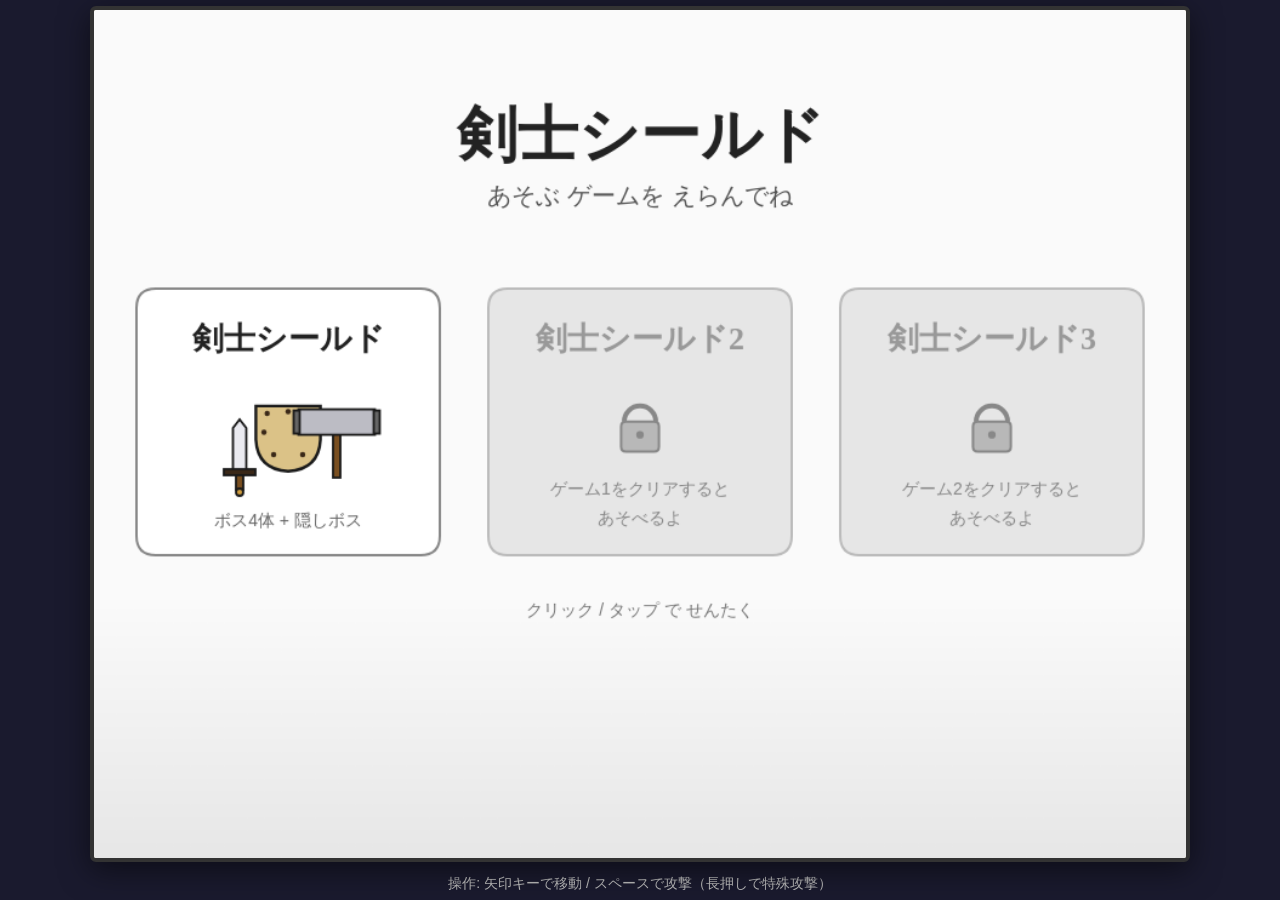
<file: index.html>
<!DOCTYPE html>
<html lang="ja">
<head>
  <meta charset="UTF-8">
  <meta name="viewport" content="width=device-width, initial-scale=1, maximum-scale=1, user-scalable=no, viewport-fit=cover">
  <title>剣士シールド</title>
  <link rel="stylesheet" href="style.css">
</head>
<body>
  <div id="wrap">
    <canvas id="game" width="900" height="700"></canvas>

    <!-- タッチデバイス用ソフトボタン（戦闘中のみ JS で表示）。
         移動は左下のバーチャルスティック（中心からの指の角度で操作）。 -->
    <div id="touch-controls">
      <div class="joystick" id="joystick">
        <div class="joystick-knob" id="joystick-knob"></div>
      </div>
      <div class="actions">
        <button class="tc-btn tc-item" id="btn-item-cycle" aria-label="アイテム切替">切替</button>
        <button class="tc-btn tc-item" id="btn-item-use"   aria-label="アイテム使用">毒</button>
        <button class="tc-btn tc-attack" id="btn-attack"   aria-label="攻撃">攻撃</button>
      </div>
    </div>
  </div>
  <div id="hint">操作: 矢印キーで移動 / スペースで攻撃（長押しで特殊攻撃）</div>
  <script src="game.js"></script>
</body>
</html>
</file>
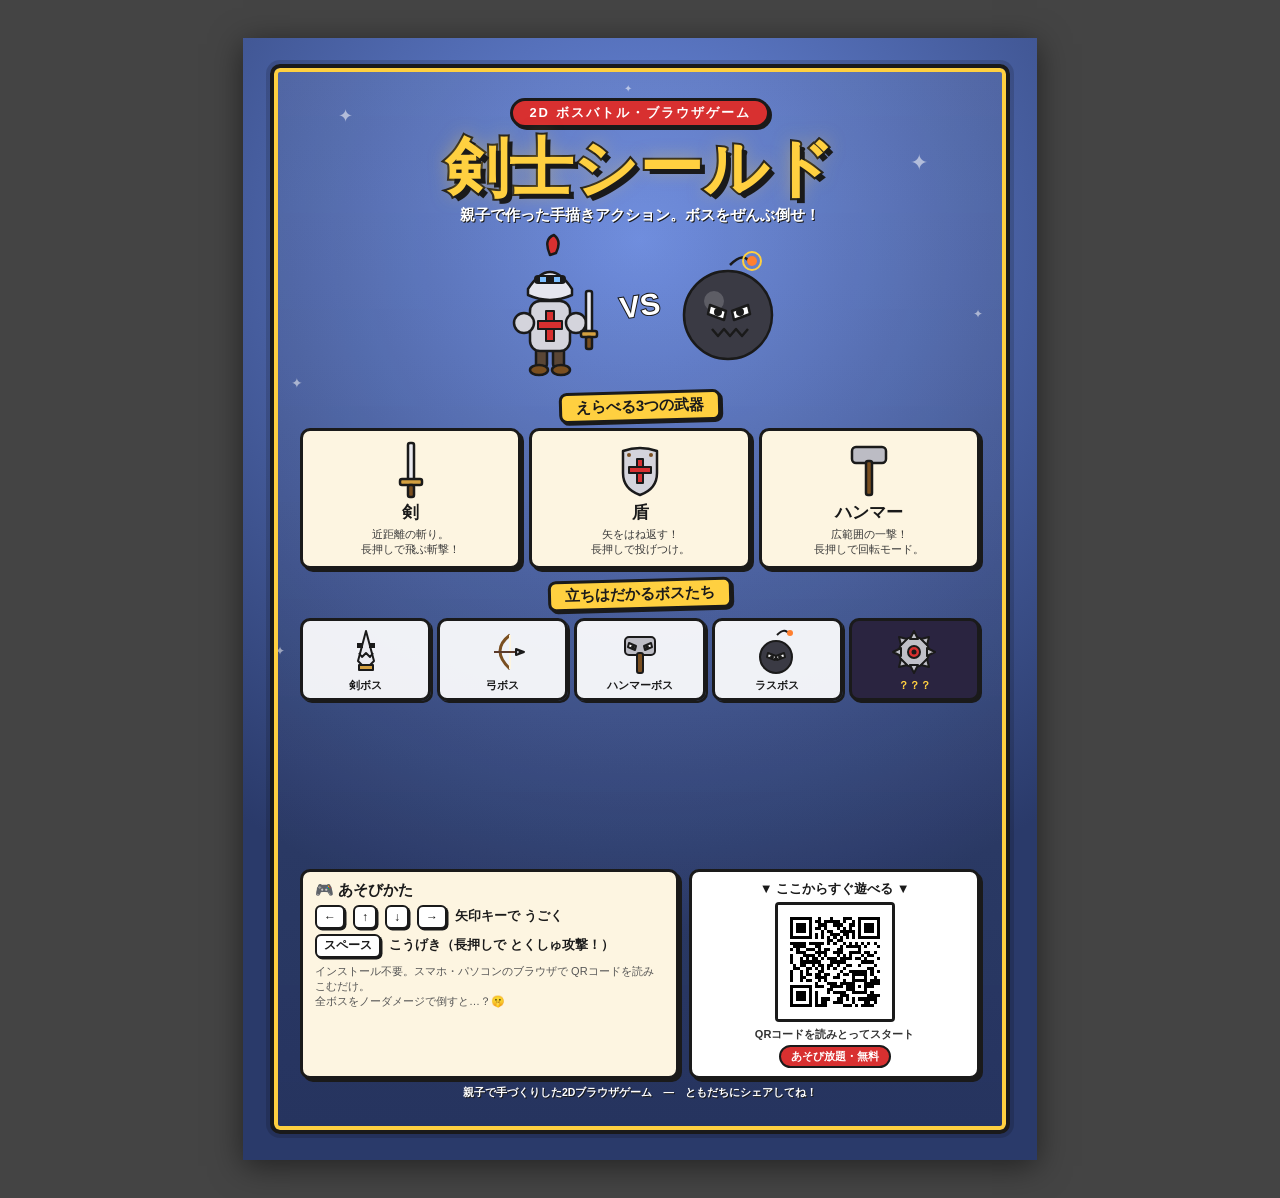
<file: flyer.html>
<!DOCTYPE html>
<html lang="ja">
<head>
<meta charset="UTF-8">
<title>剣士シールド — チラシ</title>
<style>
  /* ===== A4印刷設定 ===== */
  @page { size: A4 portrait; margin: 0; }

  :root{
    --ink:#1a1a1a;        /* 太い黒の輪郭 */
    --cream:#fdf5e1;      /* クリームの塗り */
    --silver:#d4d4dc;     /* シルバー */
    --red:#d83030;        /* 赤十字・ハート */
    --gold:#ffd040;       /* ゴールド */
    --blue:#7ec0ff;       /* 反射ブルー */
    --paper:#fff8e6;
    --sky1:#2a3a6a;
    --sky2:#5a7ad0;
  }

  *{ box-sizing:border-box; margin:0; padding:0; }

  html,body{
    background:#444;
    font-family:"Hiragino Maru Gothic ProN","Hiragino Sans","Yu Gothic",sans-serif;
    color:var(--ink);
    -webkit-print-color-adjust:exact;
    print-color-adjust:exact;
  }

  /* A4ページ本体 */
  .page{
    width:210mm;
    height:297mm;
    margin:10mm auto;
    position:relative;
    overflow:hidden;
    background:
      radial-gradient(circle at 50% 18%, #6a8ae0 0%, var(--sky1) 70%);
    box-shadow:0 6px 30px rgba(0,0,0,.5);
  }

  /* 印刷時は影や外側余白を消す。高さをA4より僅かに小さくして
     端数のはみ出しによる空白2ページ目を防ぐ */
  @media print{
    html,body{ background:#fff; width:210mm; height:auto; }
    .page{
      margin:0 !important;
      width:210mm;
      height:296mm;     /* 297mmちょうどだと端数で溢れるため少し縮める */
      box-shadow:none;
      page-break-after:avoid;
      page-break-inside:avoid;
      overflow:hidden;
    }
  }

  /* 背景の星 */
  .stars{ position:absolute; inset:0; pointer-events:none; }
  .star{ position:absolute; color:#fff; opacity:.55; }

  /* 太枠 */
  .frame{
    position:absolute; inset:7mm;
    border:4px solid var(--ink);
    border-radius:10px;
    box-shadow:inset 0 0 0 4px var(--gold), 0 0 0 4px rgba(0,0,0,.15);
    padding:8mm 7mm;
    background:linear-gradient(180deg, rgba(255,255,255,.06), rgba(0,0,0,.10));
    display:flex; flex-direction:column;
  }

  /* ===== タイトル ===== */
  .title{ text-align:center; position:relative; }
  .title .ribbon{
    display:inline-block;
    background:var(--red);
    color:#fff;
    font-weight:800;
    letter-spacing:2px;
    font-size:13px;
    padding:3px 16px;
    border:3px solid var(--ink);
    border-radius:20px;
    box-shadow:2px 2px 0 var(--ink);
  }
  .title h1{
    font-size:64px;
    line-height:1;
    margin-top:8px;
    color:var(--gold);
    -webkit-text-stroke:4px var(--ink);
    paint-order:stroke fill;
    text-shadow:5px 5px 0 var(--ink), 0 0 18px rgba(255,208,64,.5);
    font-weight:900;
  }
  .title .sub{
    margin-top:6px;
    color:#fff;
    font-weight:700;
    font-size:15px;
    text-shadow:1px 1px 0 var(--ink);
  }

  /* ===== ヒーロー＋ボス段 ===== */
  .hero-row{
    display:flex; align-items:center; justify-content:center;
    gap:10px; margin-top:6px;
  }
  .hero-row svg{ display:block; }
  .vs{
    color:#fff; font-weight:900; font-size:30px;
    -webkit-text-stroke:2px var(--ink); paint-order:stroke fill;
    transform:rotate(-8deg);
  }

  /* 見出しバッジ */
  .badge{
    display:inline-block;
    background:var(--gold);
    border:3px solid var(--ink);
    border-radius:8px;
    padding:3px 14px;
    font-weight:800;
    font-size:15px;
    box-shadow:2px 2px 0 var(--ink);
    transform:rotate(-1.5deg);
  }
  .section-head{ text-align:center; margin:10px 0 6px; }

  /* ===== 武器カード ===== */
  .cards{ display:flex; gap:8px; justify-content:center; }
  .card{
    flex:1;
    background:var(--cream);
    border:3px solid var(--ink);
    border-radius:10px;
    box-shadow:3px 3px 0 var(--ink);
    padding:8px 6px 9px;
    text-align:center;
  }
  .card svg{ display:block; margin:0 auto; }
  .card .wname{ font-weight:800; font-size:17px; margin-top:2px; }
  .card .wdesc{ font-size:11px; color:#3a3a3a; margin-top:3px; line-height:1.35; }

  /* ===== ボスギャラリー ===== */
  .bosses{ display:flex; gap:6px; justify-content:center; margin-top:2px; }
  .boss{
    flex:1;
    background:rgba(255,255,255,.92);
    border:3px solid var(--ink);
    border-radius:10px;
    padding:6px 2px 5px;
    text-align:center;
    box-shadow:2px 2px 0 var(--ink);
  }
  .boss svg{ display:block; margin:0 auto; }
  .boss .bn{ font-size:11px; font-weight:800; margin-top:1px; }
  .boss.secret{ background:#2a2440; }
  .boss.secret .bn{ color:var(--gold); }

  /* ===== 下段: あそびかた + QR ===== */
  .bottom{
    margin-top:auto;
    display:flex; gap:10px; align-items:stretch;
  }
  .howto{
    flex:1.3;
    background:var(--cream);
    border:3px solid var(--ink);
    border-radius:10px;
    box-shadow:3px 3px 0 var(--ink);
    padding:9px 12px;
  }
  .howto h3{ font-size:15px; margin-bottom:5px; }
  .howto .keyline{ display:flex; align-items:center; gap:8px; margin:5px 0; font-size:12.5px; font-weight:600; }
  .key{
    display:inline-flex; align-items:center; justify-content:center;
    min-width:24px; height:24px; padding:0 7px;
    background:#fff; border:2.5px solid var(--ink); border-radius:6px;
    box-shadow:1.5px 1.5px 0 var(--ink); font-weight:800; font-size:12px;
  }
  .howto .note{ font-size:11px; color:#555; margin-top:6px; line-height:1.4; }

  .qrbox{
    flex:1;
    background:#fff;
    border:3px solid var(--ink);
    border-radius:10px;
    box-shadow:3px 3px 0 var(--ink);
    padding:8px;
    text-align:center;
    display:flex; flex-direction:column; align-items:center; justify-content:center;
  }
  .qrbox .qlabel{ font-weight:800; font-size:13px; margin-bottom:4px; }
  .qrbox img{
    width:120px; height:120px;
    image-rendering:pixelated;
    border:3px solid var(--ink); border-radius:4px;
    background:#fff;
  }
  .qrbox .play{
    margin-top:5px; font-size:11px; font-weight:700; color:#333;
  }
  .qrbox .free{
    margin-top:3px; display:inline-block;
    background:var(--red); color:#fff; font-weight:800; font-size:11px;
    padding:2px 10px; border-radius:12px; border:2px solid var(--ink);
  }

  .footer{
    text-align:center; color:#fff; font-size:10.5px; margin-top:7px;
    text-shadow:1px 1px 0 var(--ink); font-weight:600;
  }
</style>
</head>
<body>
<div class="page">

  <!-- 背景の星 -->
  <div class="stars">
    <div class="star" style="top:6%;left:12%;font-size:18px">✦</div>
    <div class="star" style="top:10%;left:84%;font-size:22px">✦</div>
    <div class="star" style="top:30%;left:6%;font-size:14px">✦</div>
    <div class="star" style="top:24%;left:92%;font-size:12px">✦</div>
    <div class="star" style="top:46%;left:90%;font-size:16px">✦</div>
    <div class="star" style="top:54%;left:4%;font-size:12px">✦</div>
    <div class="star" style="top:4%;left:48%;font-size:10px">✦</div>
  </div>

  <div class="frame">

    <!-- タイトル -->
    <div class="title">
      <span class="ribbon">2D ボスバトル・ブラウザゲーム</span>
      <h1>剣士シールド</h1>
      <div class="sub">親子で作った手描きアクション。ボスをぜんぶ倒せ！</div>
    </div>

    <!-- ヒーロー vs ボス -->
    <div class="hero-row">
      <!-- 主人公（西洋騎士） -->
      <svg width="120" height="150" viewBox="0 0 120 150" aria-label="主人公">
        <g stroke="#1a1a1a" stroke-width="2.5" stroke-linejoin="round">
          <!-- 脚 -->
          <rect x="46" y="116" width="11" height="20" rx="3" fill="#5a4636"/>
          <rect x="63" y="116" width="11" height="20" rx="3" fill="#5a4636"/>
          <ellipse cx="49" cy="139" rx="9" ry="5" fill="#7a4f20"/>
          <ellipse cx="71" cy="139" rx="9" ry="5" fill="#7a4f20"/>
          <!-- 胴（胸当て） -->
          <rect x="40" y="70" width="40" height="50" rx="10" fill="#d4d4dc"/>
          <!-- 赤十字 -->
          <rect x="56" y="80" width="8" height="30" fill="#d83030" stroke-width="2"/>
          <rect x="48" y="90" width="24" height="8" fill="#d83030" stroke-width="2"/>
          <!-- 手 -->
          <circle cx="34" cy="92" r="10" fill="#d4d4dc"/>
          <circle cx="86" cy="92" r="10" fill="#d4d4dc"/>
          <!-- 兜 -->
          <path d="M38 58 q22 -34 44 0 v6 q-22 10 -44 0 z" fill="#e6e6ee"/>
          <!-- スリットと目 -->
          <rect x="44" y="44" width="32" height="9" rx="4" fill="#1a1a1a" stroke="none"/>
          <rect x="50" y="46" width="6" height="5" fill="#7ec0ff" stroke="none"/>
          <rect x="64" y="46" width="6" height="5" fill="#7ec0ff" stroke="none"/>
          <!-- プルーム -->
          <path d="M60 24 q-7 -16 4 -20 q8 6 2 18 z" fill="#d83030"/>
        </g>
        <!-- 剣（前に構える） -->
        <g stroke="#1a1a1a" stroke-width="2.5" stroke-linejoin="round">
          <rect x="96" y="60" width="6" height="44" rx="2" fill="#eaeaf0"/>
          <rect x="91" y="100" width="16" height="6" rx="2" fill="#d4a040"/>
          <rect x="96" y="106" width="6" height="12" rx="2" fill="#7a4f20"/>
        </g>
      </svg>

      <div class="vs">VS</div>

      <!-- 爆弾ボス（ラスボス）大きめ -->
      <svg width="120" height="130" viewBox="0 0 120 130" aria-label="ラスボス">
        <g stroke="#1a1a1a" stroke-width="2.5" stroke-linejoin="round">
          <!-- 導火線 -->
          <path d="M60 24 q14 -14 20 -2" fill="none"/>
          <circle cx="82" cy="20" r="5" fill="#ff8030" stroke="none"/>
          <circle cx="82" cy="20" r="9" fill="none" stroke="#ffd040" stroke-width="2"/>
          <!-- 本体 -->
          <circle cx="58" cy="74" r="44" fill="#3a3a44"/>
          <!-- ハイライト -->
          <circle cx="44" cy="60" r="10" fill="rgba(255,255,255,.18)" stroke="none"/>
          <!-- 怒り目 -->
          <path d="M40 64 l16 6 -2 9 -16 -6 z" fill="#fff"/>
          <path d="M78 64 l-16 6 2 9 16 -6 z" fill="#fff"/>
          <circle cx="48" cy="71" r="4" fill="#1a1a1a" stroke="none"/>
          <circle cx="70" cy="71" r="4" fill="#1a1a1a" stroke="none"/>
          <!-- ジグザグ歯 -->
          <path d="M42 88 l6 7 6 -7 6 7 6 -7 6 7 6 -7" fill="none" stroke-width="2.5"/>
        </g>
      </svg>
    </div>

    <!-- 武器 -->
    <div class="section-head"><span class="badge">えらべる3つの武器</span></div>
    <div class="cards">
      <div class="card">
        <svg width="46" height="60" viewBox="0 0 46 60">
          <g stroke="#1a1a1a" stroke-width="2.5" stroke-linejoin="round">
            <rect x="20" y="4" width="6" height="40" rx="2" fill="#eaeaf0"/>
            <rect x="12" y="40" width="22" height="6" rx="2" fill="#d4a040"/>
            <rect x="20" y="46" width="6" height="12" rx="2" fill="#7a4f20"/>
          </g>
        </svg>
        <div class="wname">剣</div>
        <div class="wdesc">近距離の斬り。<br>長押しで飛ぶ斬撃！</div>
      </div>
      <div class="card">
        <svg width="50" height="60" viewBox="0 0 50 60">
          <g stroke="#1a1a1a" stroke-width="2.5" stroke-linejoin="round">
            <path d="M8 12 q17 -6 34 0 v22 q0 16 -17 22 q-17 -6 -17 -22 z" fill="#d4d4dc"/>
            <rect x="22" y="20" width="6" height="24" fill="#d83030" stroke-width="2"/>
            <rect x="14" y="28" width="22" height="6" fill="#d83030" stroke-width="2"/>
            <circle cx="14" cy="16" r="2" fill="#7a4f20" stroke="none"/>
            <circle cx="36" cy="16" r="2" fill="#7a4f20" stroke="none"/>
          </g>
        </svg>
        <div class="wname">盾</div>
        <div class="wdesc">矢をはね返す！<br>長押しで投げつけ。</div>
      </div>
      <div class="card">
        <svg width="50" height="60" viewBox="0 0 50 60">
          <g stroke="#1a1a1a" stroke-width="2.5" stroke-linejoin="round">
            <rect x="8" y="8" width="34" height="16" rx="4" fill="#bcbcc4"/>
            <rect x="22" y="22" width="6" height="34" rx="2" fill="#7a4f20"/>
          </g>
        </svg>
        <div class="wname">ハンマー</div>
        <div class="wdesc">広範囲の一撃！<br>長押しで回転モード。</div>
      </div>
    </div>

    <!-- ボスギャラリー -->
    <div class="section-head"><span class="badge">立ちはだかるボスたち</span></div>
    <div class="bosses">
      <!-- 剣ボス -->
      <div class="boss">
        <svg width="46" height="50" viewBox="0 0 46 50">
          <g stroke="#1a1a1a" stroke-width="2" stroke-linejoin="round">
            <path d="M23 4 l8 30 -8 8 -8 -8 z" fill="#eaeaf0"/>
            <rect x="16" y="38" width="14" height="5" fill="#d4a040"/>
            <rect x="14" y="16" width="6" height="5" fill="#1a1a1a" stroke="none"/>
            <rect x="26" y="16" width="6" height="5" fill="#1a1a1a" stroke="none"/>
            <path d="M16 26 l3 4 4 -4 4 4 3 -4" fill="none"/>
          </g>
        </svg>
        <div class="bn">剣ボス</div>
      </div>
      <!-- 弓ボス -->
      <div class="boss">
        <svg width="46" height="50" viewBox="0 0 46 50">
          <g stroke="#1a1a1a" stroke-width="2" stroke-linejoin="round" fill="none">
            <path d="M30 8 q-20 15 0 34" stroke="#7a4f20" stroke-width="3"/>
            <line x1="30" y1="8" x2="30" y2="42" stroke="#fdf5e1"/>
            <line x1="14" y1="25" x2="42" y2="25" stroke="#5a3a2a"/>
            <path d="M36 22 l8 3 -8 3 z" fill="#bcbcc4"/>
            <circle cx="40" cy="25" r="1.4" fill="#1a1a1a" stroke="none"/>
          </g>
        </svg>
        <div class="bn">弓ボス</div>
      </div>
      <!-- ハンマーボス -->
      <div class="boss">
        <svg width="46" height="50" viewBox="0 0 46 50">
          <g stroke="#1a1a1a" stroke-width="2" stroke-linejoin="round">
            <rect x="8" y="10" width="30" height="18" rx="4" fill="#bcbcc4"/>
            <rect x="20" y="26" width="6" height="20" rx="2" fill="#7a4f20"/>
            <path d="M12 16 l7 3 -1 4 -7 -3z" fill="#fff"/>
            <path d="M34 16 l-7 3 1 4 7 -3z" fill="#fff"/>
            <circle cx="16" cy="20" r="2" fill="#1a1a1a" stroke="none"/>
            <circle cx="30" cy="20" r="2" fill="#1a1a1a" stroke="none"/>
          </g>
        </svg>
        <div class="bn">ハンマーボス</div>
      </div>
      <!-- 爆弾ボス -->
      <div class="boss">
        <svg width="46" height="50" viewBox="0 0 46 50">
          <g stroke="#1a1a1a" stroke-width="2" stroke-linejoin="round">
            <path d="M23 8 q8 -8 12 -1" fill="none"/>
            <circle cx="36" cy="6" r="3" fill="#ff8030" stroke="none"/>
            <circle cx="22" cy="30" r="16" fill="#3a3a44"/>
            <path d="M14 26 l8 3 -1 4 -8 -3z" fill="#fff"/>
            <path d="M30 26 l-8 3 1 4 8 -3z" fill="#fff"/>
            <circle cx="18" cy="30" r="2" fill="#1a1a1a" stroke="none"/>
            <circle cx="26" cy="30" r="2" fill="#1a1a1a" stroke="none"/>
          </g>
        </svg>
        <div class="bn">ラスボス</div>
      </div>
      <!-- 隠しボス -->
      <div class="boss secret">
        <svg width="46" height="50" viewBox="0 0 46 50">
          <g stroke="#1a1a1a" stroke-width="2" stroke-linejoin="round">
            <circle cx="23" cy="25" r="15" fill="#c0c0c8"/>
            <g fill="#c0c0c8">
              <path d="M23 4 l4 8 -8 0z"/><path d="M44 25 l-8 4 0 -8z"/>
              <path d="M23 46 l-4 -8 8 0z"/><path d="M2 25 l8 -4 0 8z"/>
              <path d="M38 10 l-2 8 -6 -6z"/><path d="M38 40 l-8 -2 6 -6z"/>
              <path d="M8 40 l2 -8 6 6z"/><path d="M8 10 l8 2 -6 6z"/>
            </g>
            <circle cx="23" cy="25" r="6" fill="#d83030"/>
            <circle cx="23" cy="25" r="2.5" fill="#1a1a1a" stroke="none"/>
          </g>
        </svg>
        <div class="bn">？？？</div>
      </div>
    </div>

    <!-- 下段 -->
    <div class="bottom">
      <div class="howto">
        <h3>🎮 あそびかた</h3>
        <div class="keyline">
          <span class="key">←</span><span class="key">↑</span>
          <span class="key">↓</span><span class="key">→</span>
          <span>矢印キーで うごく</span>
        </div>
        <div class="keyline">
          <span class="key">スペース</span>
          <span>こうげき（長押しで とくしゅ攻撃！）</span>
        </div>
        <div class="note">
          インストール不要。スマホ・パソコンのブラウザで
          QRコードを読みこむだけ。<br>
          全ボスをノーダメージで倒すと…？🤫
        </div>
      </div>

      <div class="qrbox">
        <div class="qlabel">▼ ここからすぐ遊べる ▼</div>
        <img src="qrcode.png" alt="ゲームのQRコード">
        <div class="play">QRコードを読みとってスタート</div>
        <span class="free">あそび放題・無料</span>
      </div>
    </div>

    <div class="footer">親子で手づくりした2Dブラウザゲーム　—　ともだちにシェアしてね！</div>

  </div>
</div>
</body>
</html>
</file>
<file: style.css>
* { box-sizing: border-box; margin: 0; padding: 0; }
html, body {
  height: 100%;
  background: #1a1a2e;
  font-family: "Hiragino Sans", "Yu Gothic", sans-serif;
  color: #fff;
  user-select: none;
  -webkit-user-select: none;
  -webkit-touch-callout: none;
  overflow: hidden;
  /* ゲーム操作中にスクロール／ダブルタップズームが起きないように */
  touch-action: none;
  overscroll-behavior: none;
}
body {
  display: flex;
  justify-content: center;
  align-items: center;
  flex-direction: column;
}
#wrap {
  position: relative;
  line-height: 0; /* canvas 下の余白を消して #wrap を canvas にぴったり合わせる */
}
canvas {
  display: block;
  /* アスペクト比 900:700 を保ったままビューポートに収める。
     PC ではヒント分(約44px)を引いて高さを確保する。 */
  width: min(100vw, calc((100vh - 44px) * 900 / 700));
  height: auto;
  aspect-ratio: 900 / 700;
  max-width: 100vw;
  max-height: 100vh;
  background: #e9dfc1;
  border: 4px solid #333;
  border-radius: 6px;
  box-shadow: 0 8px 30px rgba(0,0,0,0.5);
}
#hint {
  margin-top: 12px;
  font-size: 14px;
  color: #bbb;
  text-align: center;
  line-height: 1.4;
}

/* =====================================================================
   タッチデバイス用ソフトボタン
   ・既定は非表示。JS が body.touch を付け、戦闘中だけ表示する
   ・#wrap (= canvas) に重ねて配置。コンテナは透過、ボタンだけ反応
   ===================================================================== */
#touch-controls {
  display: none;
  position: absolute;
  inset: 0;
  pointer-events: none; /* ボタン以外はキャンバスを邪魔しない */
  z-index: 10;
}
.tc-btn {
  pointer-events: auto;
  display: flex;
  align-items: center;
  justify-content: center;
  font-family: inherit;
  font-weight: 700;
  color: #fff;
  background: rgba(26, 26, 46, 0.45);
  border: 2.5px solid rgba(255, 255, 255, 0.75);
  border-radius: 14px;
  -webkit-tap-highlight-color: transparent;
  touch-action: none;
  user-select: none;
  line-height: 1;
  text-align: center;
}
.tc-btn.pressed {
  background: rgba(255, 255, 255, 0.4);
  transform: scale(0.94);
}

/* 移動スティック（左下）。中心からの指の角度で進行方向を決める */
.joystick {
  position: absolute;
  left: 5vmin;
  bottom: 5vmin;
  width: 34vmin;
  height: 34vmin;
  border-radius: 50%;
  background: rgba(26, 26, 46, 0.35);
  border: 2.5px solid rgba(255, 255, 255, 0.5);
  pointer-events: auto;
  touch-action: none;
}
.joystick-knob {
  position: absolute;
  left: 50%;
  top: 50%;
  width: 15vmin;
  height: 15vmin;
  margin-left: -7.5vmin;
  margin-top: -7.5vmin;
  border-radius: 50%;
  background: rgba(255, 255, 255, 0.45);
  border: 2.5px solid rgba(255, 255, 255, 0.8);
  pointer-events: none;
}

/* アクション（右下）：攻撃ボタン + アイテム2つ。 */
.actions {
  position: absolute;
  right: 3vmin;
  bottom: 3vmin;
  display: flex;
  align-items: flex-end;
  gap: 2.4vmin;
}
.tc-attack {
  width: 24vmin;
  height: 24vmin;
  border-radius: 50%;
  font-size: 5vmin;
  background: rgba(176, 32, 32, 0.5);
  border-color: rgba(255, 220, 220, 0.85);
}
.tc-item {
  width: 13vmin;
  height: 13vmin;
  border-radius: 2.4vmin;
  font-size: 3.4vmin;
  flex-direction: column;
  gap: 0.4vmin;
  white-space: pre-line;
}

/* タッチ端末ではヒント文を消して描画領域を最大化 */
body.touch #hint { display: none; }
body.touch canvas {
  width: min(100vw, calc(100vh * 900 / 700));
}
</file>
